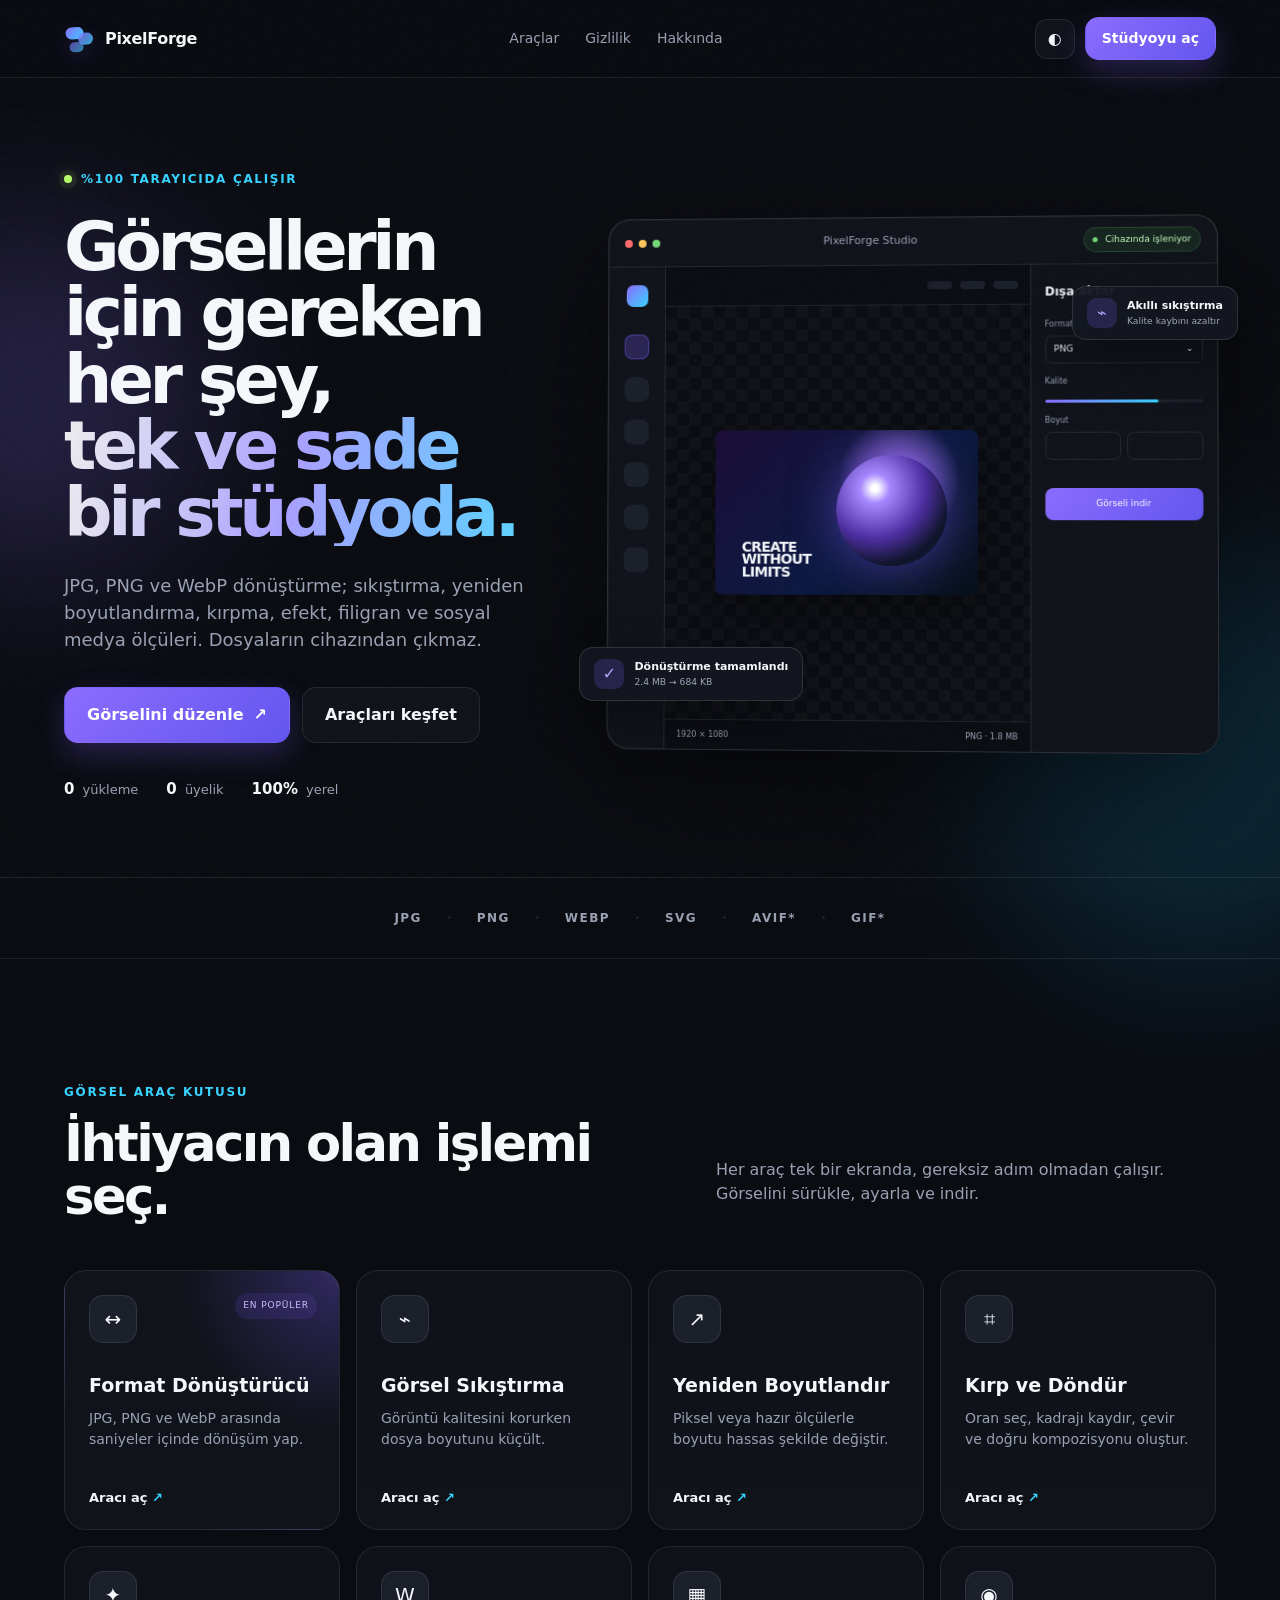
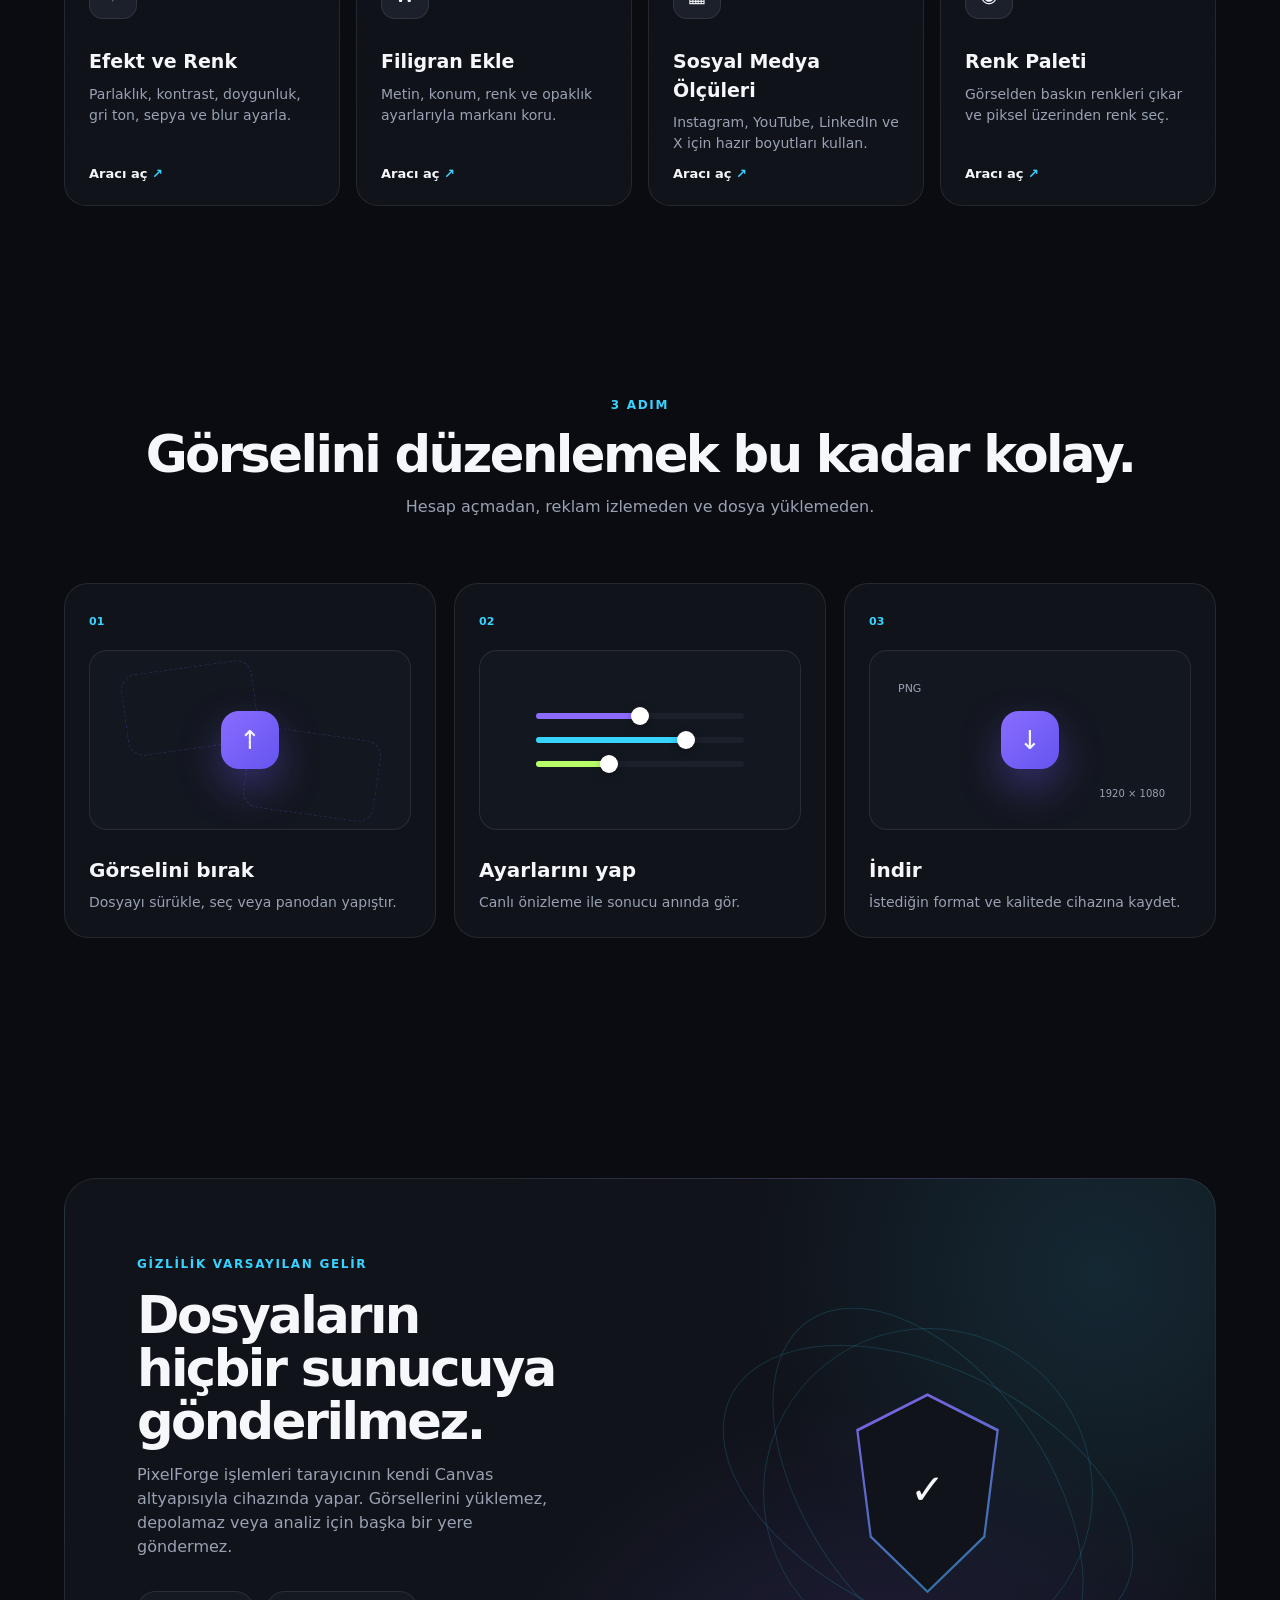
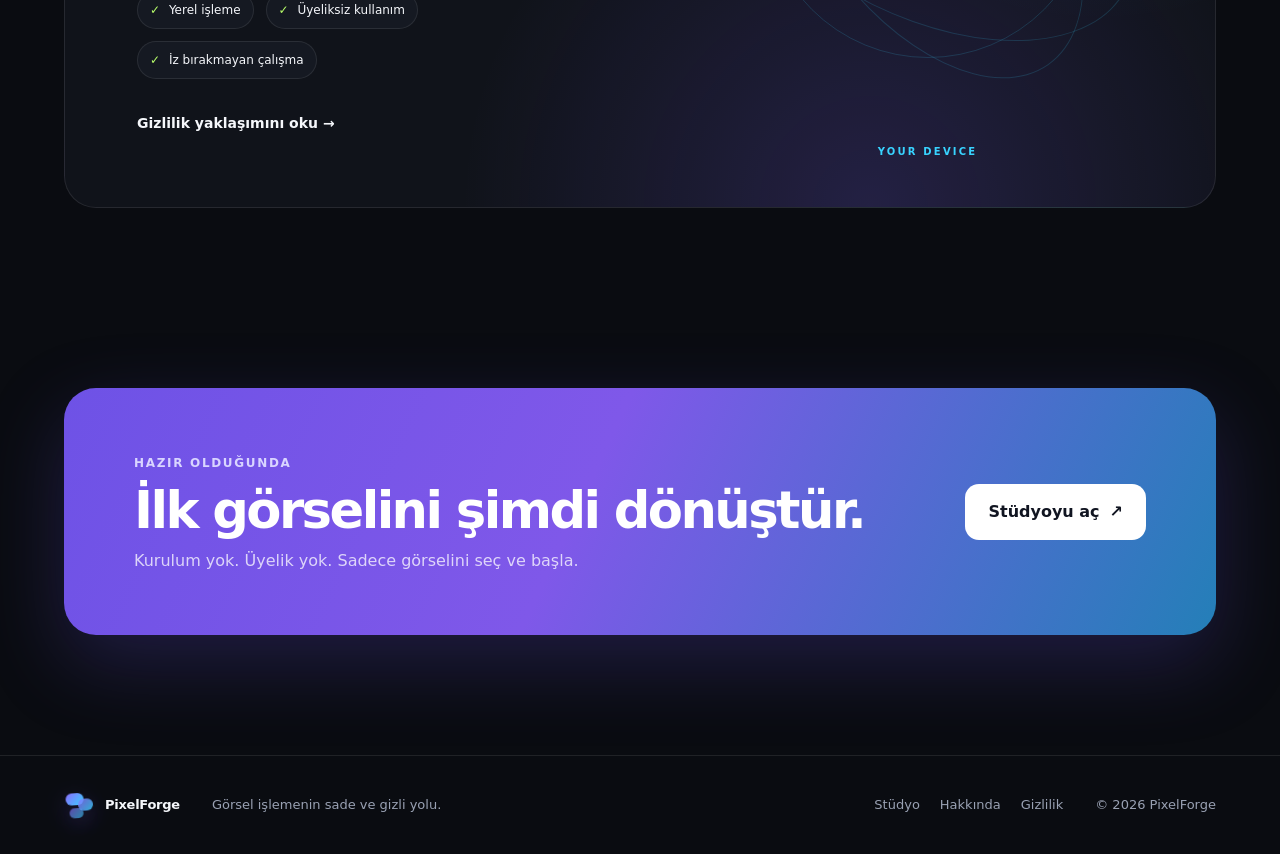
<file: index.html>
<!doctype html>
<html lang="tr" data-theme="dark">
<head>
  <meta charset="utf-8">
  <meta name="viewport" content="width=device-width,initial-scale=1">
  <meta name="description" content="Görsellerinizi cihazınızdan çıkarmadan dönüştürün, sıkıştırın ve düzenleyin.">
  <meta name="theme-color" content="#0b0d12">
  <title>PixelForge — Hızlı ve Güvenli Görsel Araçları</title>
  <link rel="icon" href="favicon.svg" type="image/svg+xml">
  <link rel="manifest" href="manifest.webmanifest">
  <link rel="stylesheet" href="assets/css/main.css">
</head>
<body>
  <div class="noise" aria-hidden="true"></div>
  <header class="site-header">
    <a class="brand" href="index.html" aria-label="PixelForge ana sayfa">
      <span class="brand-mark" aria-hidden="true"><i></i><i></i><i></i></span>
      <span>PixelForge</span>
    </a>
    <nav class="nav-links" aria-label="Ana menü">
      <a href="#tools">Araçlar</a>
      <a href="#privacy">Gizlilik</a>
      <a href="about.html">Hakkında</a>
    </nav>
    <div class="header-actions">
      <button class="theme-toggle" type="button" aria-label="Temayı değiştir" data-theme-toggle>
        <span class="theme-icon" aria-hidden="true">◐</span>
      </button>
      <a class="button button-primary button-sm" href="studio.html">Stüdyoyu aç</a>
    </div>
  </header>

  <main>
    <section class="hero">
      <div class="hero-glow hero-glow-one"></div>
      <div class="hero-glow hero-glow-two"></div>
      <div class="hero-copy">
        <div class="eyebrow"><span class="pulse-dot"></span> %100 tarayıcıda çalışır</div>
        <h1>Görsellerin için gereken her şey, <span>tek ve sade bir stüdyoda.</span></h1>
        <p>JPG, PNG ve WebP dönüştürme; sıkıştırma, yeniden boyutlandırma, kırpma, efekt, filigran ve sosyal medya ölçüleri. Dosyaların cihazından çıkmaz.</p>
        <div class="hero-actions">
          <a class="button button-primary button-lg" href="studio.html">
            Görselini düzenle
            <span aria-hidden="true">↗</span>
          </a>
          <a class="button button-ghost button-lg" href="#tools">Araçları keşfet</a>
        </div>
        <div class="trust-row" aria-label="Avantajlar">
          <span><b>0</b> yükleme</span>
          <span><b>0</b> üyelik</span>
          <span><b>100%</b> yerel</span>
        </div>
      </div>

      <div class="hero-app" aria-label="PixelForge arayüz önizlemesi">
        <div class="app-window">
          <div class="window-bar">
            <span class="window-dots"><i></i><i></i><i></i></span>
            <span class="window-title">PixelForge Studio</span>
            <span class="privacy-pill"><i></i> Cihazında işleniyor</span>
          </div>
          <div class="app-grid">
            <aside class="mini-sidebar">
              <span class="mini-brand"></span>
              <i class="active"></i><i></i><i></i><i></i><i></i><i></i>
            </aside>
            <div class="mini-stage">
              <div class="mini-toolbar"><span></span><span></span><span></span></div>
              <div class="mini-canvas">
                <div class="mini-image">
                  <div class="mini-orb"></div>
                  <strong>CREATE<br>WITHOUT<br>LIMITS</strong>
                </div>
              </div>
              <div class="mini-bottom"><span>1920 × 1080</span><span>PNG · 1.8 MB</span></div>
            </div>
            <aside class="mini-panel">
              <b>Dışa aktar</b>
              <label>Format</label><div class="mini-select">PNG <span>⌄</span></div>
              <label>Kalite</label><div class="mini-range"><i></i></div>
              <label>Boyut</label><div class="mini-inputs"><i></i><i></i></div>
              <button>Görseli indir</button>
            </aside>
          </div>
        </div>
        <div class="floating-card floating-card-top">
          <span class="floating-icon">⌁</span>
          <span><b>Akıllı sıkıştırma</b><small>Kalite kaybını azaltır</small></span>
        </div>
        <div class="floating-card floating-card-bottom">
          <span class="floating-icon">✓</span>
          <span><b>Dönüştürme tamamlandı</b><small>2.4 MB → 684 KB</small></span>
        </div>
      </div>
    </section>

    <section class="logo-strip" aria-label="Desteklenen formatlar">
      <span>JPG</span><i></i><span>PNG</span><i></i><span>WEBP</span><i></i><span>SVG</span><i></i><span>AVIF*</span><i></i><span>GIF*</span>
    </section>

    <section class="section tools-section" id="tools">
      <div class="section-heading">
        <div>
          <span class="section-kicker">Görsel araç kutusu</span>
          <h2>İhtiyacın olan işlemi seç.</h2>
        </div>
        <p>Her araç tek bir ekranda, gereksiz adım olmadan çalışır. Görselini sürükle, ayarla ve indir.</p>
      </div>
      <div class="tool-grid">
        <a class="tool-card featured" href="studio.html?tool=convert">
          <span class="tool-icon icon-convert">↔</span>
          <span class="tool-tag">En popüler</span>
          <h3>Format Dönüştürücü</h3>
          <p>JPG, PNG ve WebP arasında saniyeler içinde dönüşüm yap.</p>
          <span class="tool-link">Aracı aç <b>↗</b></span>
        </a>
        <a class="tool-card" href="studio.html?tool=compress">
          <span class="tool-icon">⌁</span>
          <h3>Görsel Sıkıştırma</h3>
          <p>Görüntü kalitesini korurken dosya boyutunu küçült.</p>
          <span class="tool-link">Aracı aç <b>↗</b></span>
        </a>
        <a class="tool-card" href="studio.html?tool=resize">
          <span class="tool-icon">↗</span>
          <h3>Yeniden Boyutlandır</h3>
          <p>Piksel veya hazır ölçülerle boyutu hassas şekilde değiştir.</p>
          <span class="tool-link">Aracı aç <b>↗</b></span>
        </a>
        <a class="tool-card" href="studio.html?tool=crop">
          <span class="tool-icon">⌗</span>
          <h3>Kırp ve Döndür</h3>
          <p>Oran seç, kadrajı kaydır, çevir ve doğru kompozisyonu oluştur.</p>
          <span class="tool-link">Aracı aç <b>↗</b></span>
        </a>
        <a class="tool-card" href="studio.html?tool=effects">
          <span class="tool-icon">✦</span>
          <h3>Efekt ve Renk</h3>
          <p>Parlaklık, kontrast, doygunluk, gri ton, sepya ve blur ayarla.</p>
          <span class="tool-link">Aracı aç <b>↗</b></span>
        </a>
        <a class="tool-card" href="studio.html?tool=watermark">
          <span class="tool-icon">W</span>
          <h3>Filigran Ekle</h3>
          <p>Metin, konum, renk ve opaklık ayarlarıyla markanı koru.</p>
          <span class="tool-link">Aracı aç <b>↗</b></span>
        </a>
        <a class="tool-card" href="studio.html?tool=social">
          <span class="tool-icon">▦</span>
          <h3>Sosyal Medya Ölçüleri</h3>
          <p>Instagram, YouTube, LinkedIn ve X için hazır boyutları kullan.</p>
          <span class="tool-link">Aracı aç <b>↗</b></span>
        </a>
        <a class="tool-card" href="studio.html?tool=palette">
          <span class="tool-icon">◉</span>
          <h3>Renk Paleti</h3>
          <p>Görselden baskın renkleri çıkar ve piksel üzerinden renk seç.</p>
          <span class="tool-link">Aracı aç <b>↗</b></span>
        </a>
      </div>
    </section>

    <section class="section workflow-section">
      <div class="section-heading centered">
        <span class="section-kicker">3 adım</span>
        <h2>Görselini düzenlemek bu kadar kolay.</h2>
        <p>Hesap açmadan, reklam izlemeden ve dosya yüklemeden.</p>
      </div>
      <div class="workflow-grid">
        <article><span>01</span><div class="workflow-visual upload-visual"><i>↑</i></div><h3>Görselini bırak</h3><p>Dosyayı sürükle, seç veya panodan yapıştır.</p></article>
        <article><span>02</span><div class="workflow-visual adjust-visual"><i></i><i></i><i></i></div><h3>Ayarlarını yap</h3><p>Canlı önizleme ile sonucu anında gör.</p></article>
        <article><span>03</span><div class="workflow-visual export-visual"><i>↓</i></div><h3>İndir</h3><p>İstediğin format ve kalitede cihazına kaydet.</p></article>
      </div>
    </section>

    <section class="section privacy-section" id="privacy">
      <div class="privacy-card">
        <div class="privacy-copy">
          <span class="section-kicker">Gizlilik varsayılan gelir</span>
          <h2>Dosyaların hiçbir sunucuya gönderilmez.</h2>
          <p>PixelForge işlemleri tarayıcının kendi Canvas altyapısıyla cihazında yapar. Görsellerini yüklemez, depolamaz veya analiz için başka bir yere göndermez.</p>
          <div class="privacy-points">
            <span><i>✓</i> Yerel işleme</span>
            <span><i>✓</i> Üyeliksiz kullanım</span>
            <span><i>✓</i> İz bırakmayan çalışma</span>
          </div>
          <a class="text-link" href="privacy.html">Gizlilik yaklaşımını oku →</a>
        </div>
        <div class="privacy-visual" aria-hidden="true">
          <div class="shield"><span>✓</span></div>
          <div class="data-line line-one"></div>
          <div class="data-line line-two"></div>
          <div class="data-line line-three"></div>
          <span class="device-label">YOUR DEVICE</span>
        </div>
      </div>
    </section>

    <section class="section cta-section">
      <div class="cta-card">
        <div><span class="section-kicker">Hazır olduğunda</span><h2>İlk görselini şimdi dönüştür.</h2><p>Kurulum yok. Üyelik yok. Sadece görselini seç ve başla.</p></div>
        <a class="button button-light button-lg" href="studio.html">Stüdyoyu aç <span>↗</span></a>
      </div>
    </section>
  </main>

  <footer class="site-footer">
    <a class="brand" href="index.html"><span class="brand-mark"><i></i><i></i><i></i></span><span>PixelForge</span></a>
    <p>Görsel işlemenin sade ve gizli yolu.</p>
    <nav><a href="studio.html">Stüdyo</a><a href="about.html">Hakkında</a><a href="privacy.html">Gizlilik</a></nav>
    <span>© <span data-year></span> PixelForge</span>
  </footer>
  <script src="assets/js/main.bundle.js" defer></script>
</body>
</html>
</file>
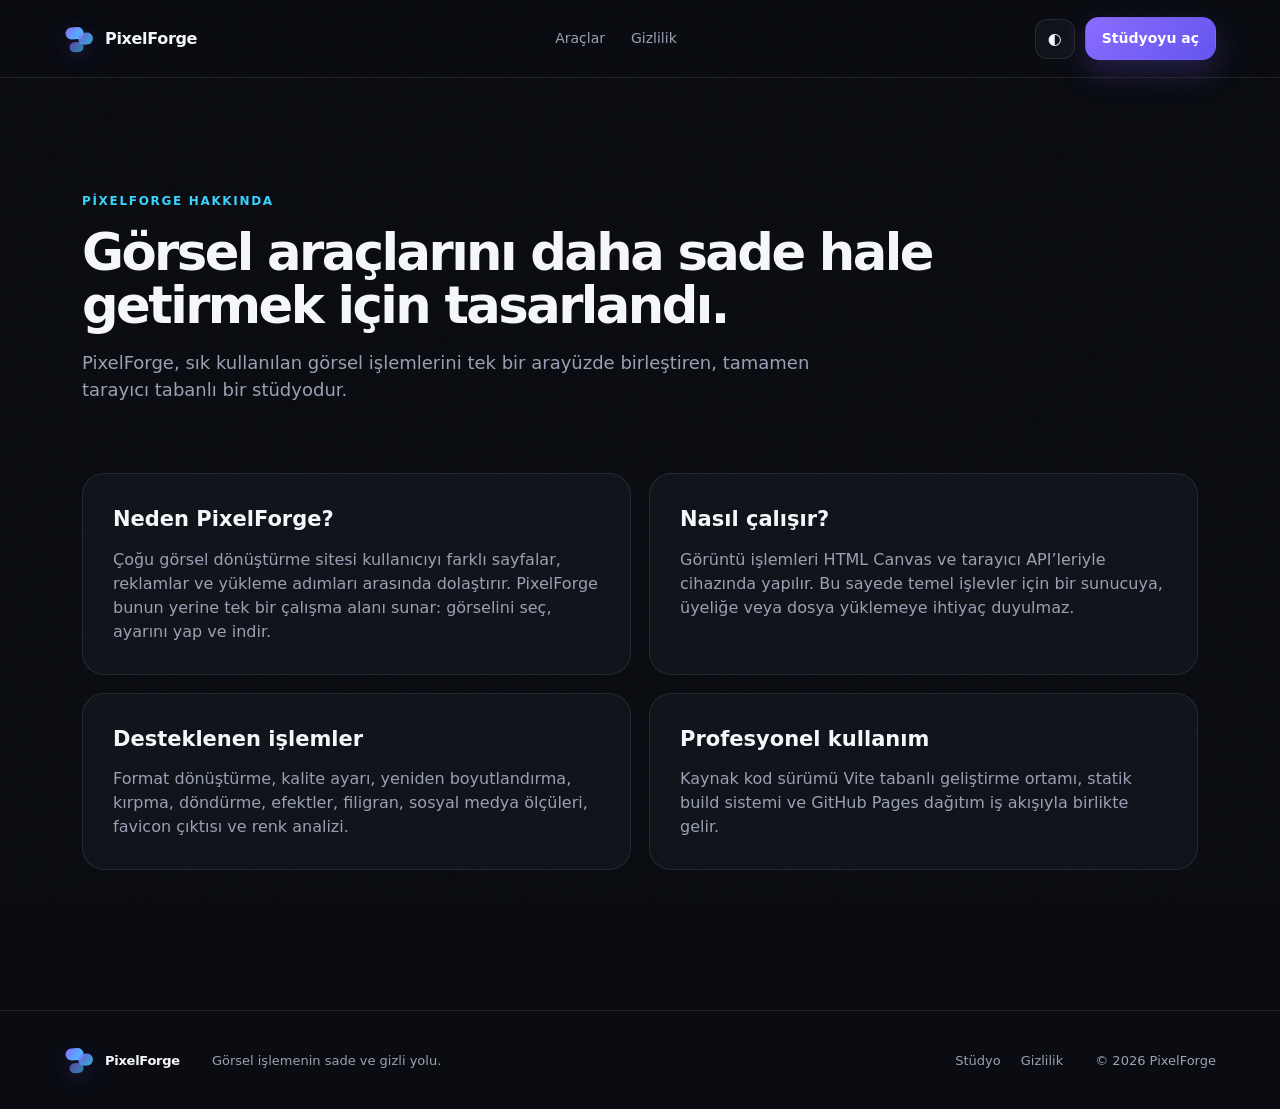
<file: about.html>
<!doctype html><html lang="tr" data-theme="dark"><head><meta charset="utf-8"><meta name="viewport" content="width=device-width,initial-scale=1"><meta name="description" content="PixelForge hakkında."><title>Hakkında — PixelForge</title><link rel="icon" href="favicon.svg" type="image/svg+xml"><link rel="stylesheet" href="assets/css/main.css"></head><body><div class="noise"></div><header class="site-header"><a class="brand" href="index.html"><span class="brand-mark"><i></i><i></i><i></i></span><span>PixelForge</span></a><nav class="nav-links"><a href="index.html#tools">Araçlar</a><a href="privacy.html">Gizlilik</a></nav><div class="header-actions"><button class="theme-toggle" type="button" data-theme-toggle>◐</button><a class="button button-primary button-sm" href="studio.html">Stüdyoyu aç</a></div></header><main class="content-page"><div class="content-hero"><span class="section-kicker">PixelForge hakkında</span><h1>Görsel araçlarını daha sade hale getirmek için tasarlandı.</h1><p>PixelForge, sık kullanılan görsel işlemlerini tek bir arayüzde birleştiren, tamamen tarayıcı tabanlı bir stüdyodur.</p></div><div class="content-grid"><article><h2>Neden PixelForge?</h2><p>Çoğu görsel dönüştürme sitesi kullanıcıyı farklı sayfalar, reklamlar ve yükleme adımları arasında dolaştırır. PixelForge bunun yerine tek bir çalışma alanı sunar: görselini seç, ayarını yap ve indir.</p></article><article><h2>Nasıl çalışır?</h2><p>Görüntü işlemleri HTML Canvas ve tarayıcı API’leriyle cihazında yapılır. Bu sayede temel işlevler için bir sunucuya, üyeliğe veya dosya yüklemeye ihtiyaç duyulmaz.</p></article><article><h2>Desteklenen işlemler</h2><p>Format dönüştürme, kalite ayarı, yeniden boyutlandırma, kırpma, döndürme, efektler, filigran, sosyal medya ölçüleri, favicon çıktısı ve renk analizi.</p></article><article><h2>Profesyonel kullanım</h2><p>Kaynak kod sürümü Vite tabanlı geliştirme ortamı, statik build sistemi ve GitHub Pages dağıtım iş akışıyla birlikte gelir.</p></article></div></main><footer class="site-footer"><a class="brand" href="index.html"><span class="brand-mark"><i></i><i></i><i></i></span><span>PixelForge</span></a><p>Görsel işlemenin sade ve gizli yolu.</p><nav><a href="studio.html">Stüdyo</a><a href="privacy.html">Gizlilik</a></nav><span>© <span data-year></span> PixelForge</span></footer><script src="assets/js/main.bundle.js" defer></script></body></html>
</file>
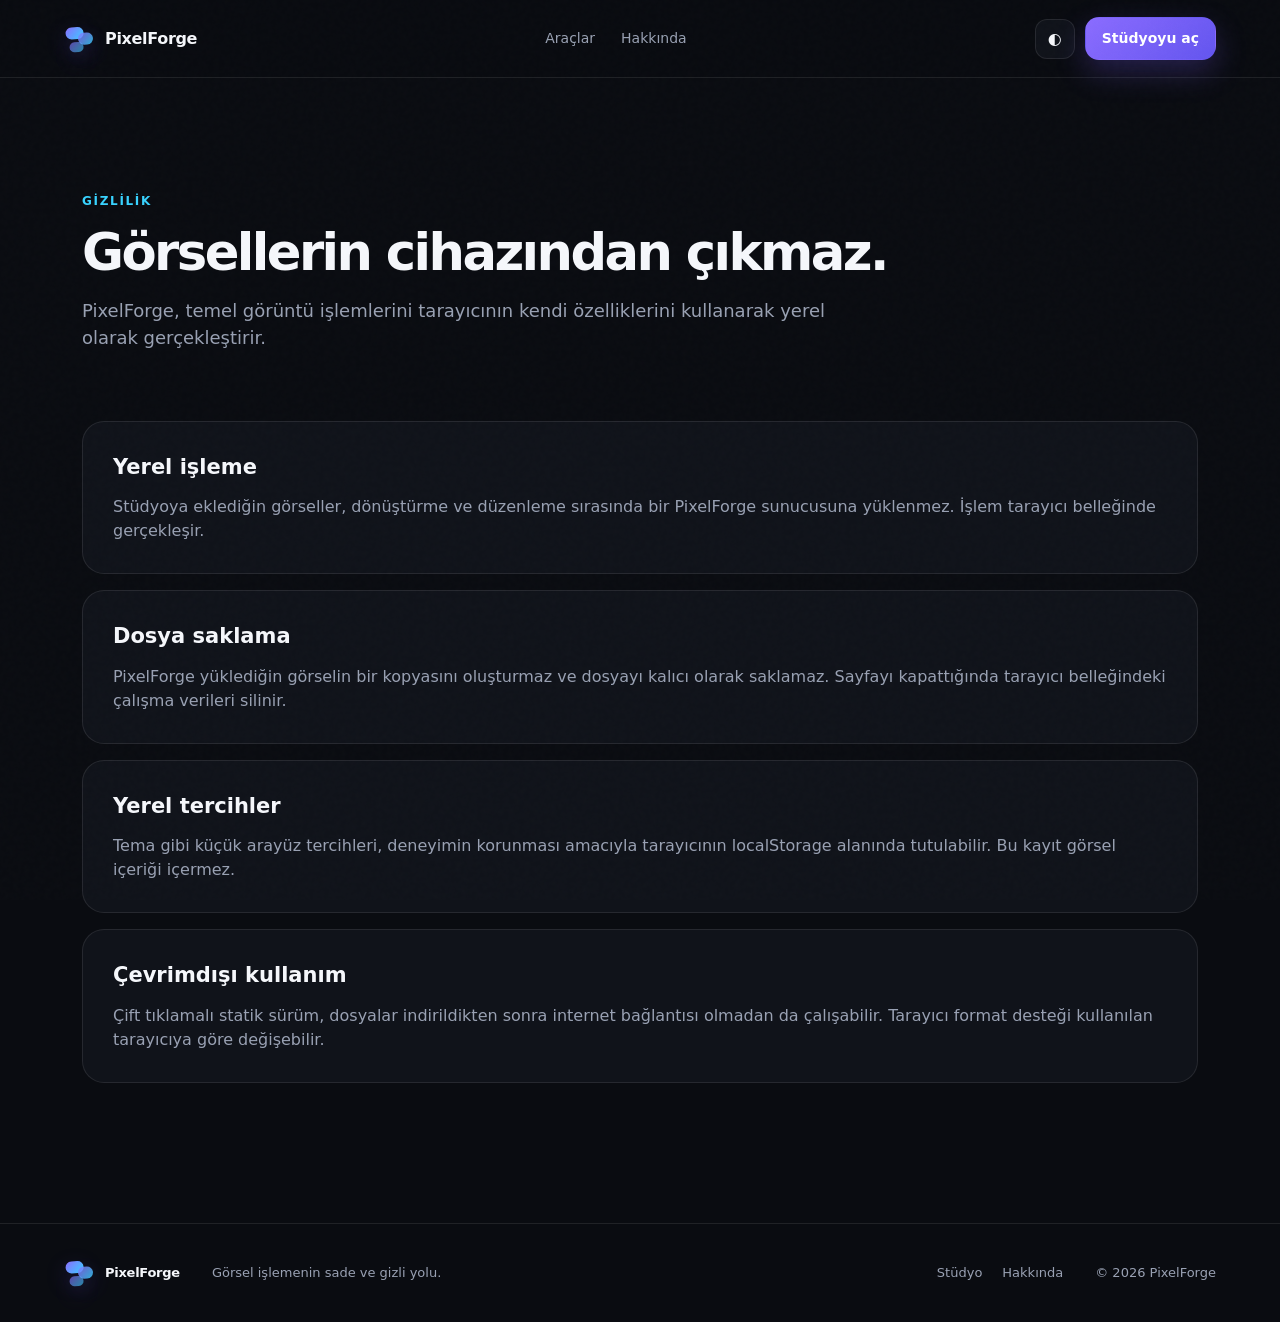
<file: privacy.html>
<!doctype html><html lang="tr" data-theme="dark"><head><meta charset="utf-8"><meta name="viewport" content="width=device-width,initial-scale=1"><meta name="description" content="PixelForge gizlilik yaklaşımı."><title>Gizlilik — PixelForge</title><link rel="icon" href="favicon.svg" type="image/svg+xml"><link rel="stylesheet" href="assets/css/main.css"></head><body><div class="noise"></div><header class="site-header"><a class="brand" href="index.html"><span class="brand-mark"><i></i><i></i><i></i></span><span>PixelForge</span></a><nav class="nav-links"><a href="index.html#tools">Araçlar</a><a href="about.html">Hakkında</a></nav><div class="header-actions"><button class="theme-toggle" type="button" data-theme-toggle>◐</button><a class="button button-primary button-sm" href="studio.html">Stüdyoyu aç</a></div></header><main class="content-page"><div class="content-hero"><span class="section-kicker">Gizlilik</span><h1>Görsellerin cihazından çıkmaz.</h1><p>PixelForge, temel görüntü işlemlerini tarayıcının kendi özelliklerini kullanarak yerel olarak gerçekleştirir.</p></div><div class="privacy-document"><section><h2>Yerel işleme</h2><p>Stüdyoya eklediğin görseller, dönüştürme ve düzenleme sırasında bir PixelForge sunucusuna yüklenmez. İşlem tarayıcı belleğinde gerçekleşir.</p></section><section><h2>Dosya saklama</h2><p>PixelForge yüklediğin görselin bir kopyasını oluşturmaz ve dosyayı kalıcı olarak saklamaz. Sayfayı kapattığında tarayıcı belleğindeki çalışma verileri silinir.</p></section><section><h2>Yerel tercihler</h2><p>Tema gibi küçük arayüz tercihleri, deneyimin korunması amacıyla tarayıcının localStorage alanında tutulabilir. Bu kayıt görsel içeriği içermez.</p></section><section><h2>Çevrimdışı kullanım</h2><p>Çift tıklamalı statik sürüm, dosyalar indirildikten sonra internet bağlantısı olmadan da çalışabilir. Tarayıcı format desteği kullanılan tarayıcıya göre değişebilir.</p></section></div></main><footer class="site-footer"><a class="brand" href="index.html"><span class="brand-mark"><i></i><i></i><i></i></span><span>PixelForge</span></a><p>Görsel işlemenin sade ve gizli yolu.</p><nav><a href="studio.html">Stüdyo</a><a href="about.html">Hakkında</a></nav><span>© <span data-year></span> PixelForge</span></footer><script src="assets/js/main.bundle.js" defer></script></body></html>
</file>
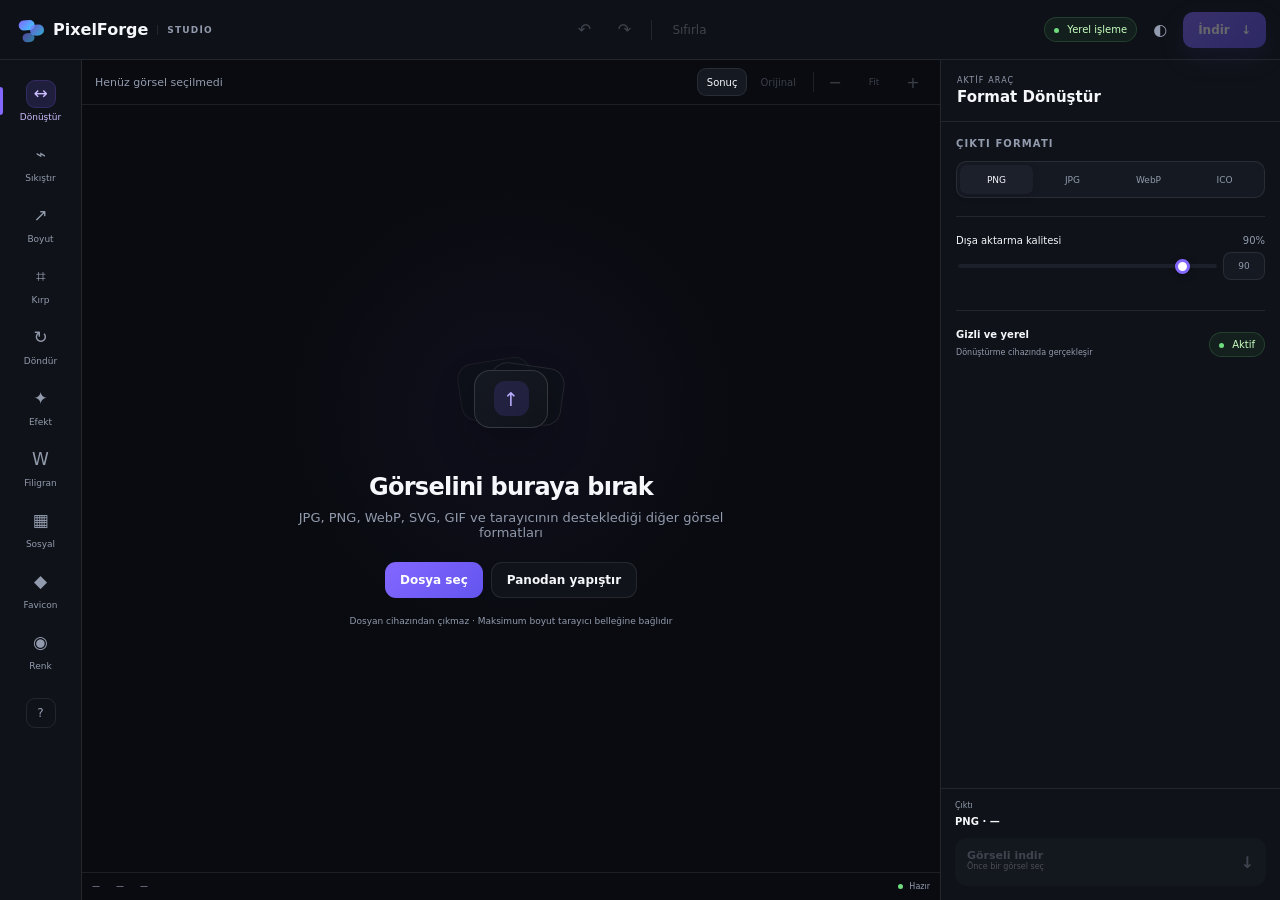
<file: studio.html>
<!doctype html>
<html lang="tr" data-theme="dark">
<head>
  <meta charset="utf-8">
  <meta name="viewport" content="width=device-width,initial-scale=1,maximum-scale=1">
  <meta name="description" content="Tarayıcı tabanlı yerel görsel dönüştürme ve düzenleme stüdyosu.">
  <meta name="theme-color" content="#0b0d12">
  <title>PixelForge Studio</title>
  <link rel="icon" href="favicon.svg" type="image/svg+xml">
  <link rel="stylesheet" href="assets/css/studio.css">
</head>
<body class="studio-body">
  <div class="studio-shell">
    <header class="studio-topbar">
      <a class="studio-brand" href="index.html" aria-label="Ana sayfaya dön">
        <span class="brand-mark"><i></i><i></i><i></i></span>
        <span>PixelForge</span>
        <small>Studio</small>
      </a>
      <div class="topbar-center">
        <button class="icon-button" id="undoButton" type="button" title="Geri al (Ctrl+Z)" disabled>↶</button>
        <button class="icon-button" id="redoButton" type="button" title="Yinele (Ctrl+Y)" disabled>↷</button>
        <span class="toolbar-separator"></span>
        <button class="text-button" id="resetButton" type="button" disabled>Sıfırla</button>
      </div>
      <div class="topbar-actions">
        <span class="local-badge"><i></i> Yerel işleme</span>
        <button class="icon-button" data-theme-toggle type="button" aria-label="Temayı değiştir">◐</button>
        <button class="export-top-button" id="exportTopButton" type="button" disabled>İndir <span>↓</span></button>
      </div>
    </header>

    <aside class="tool-sidebar" aria-label="Araçlar">
      <div class="tool-sidebar-scroll">
        <button class="tool-nav active" data-tool="convert" type="button"><span>↔</span><small>Dönüştür</small></button>
        <button class="tool-nav" data-tool="compress" type="button"><span>⌁</span><small>Sıkıştır</small></button>
        <button class="tool-nav" data-tool="resize" type="button"><span>↗</span><small>Boyut</small></button>
        <button class="tool-nav" data-tool="crop" type="button"><span>⌗</span><small>Kırp</small></button>
        <button class="tool-nav" data-tool="rotate" type="button"><span>↻</span><small>Döndür</small></button>
        <button class="tool-nav" data-tool="effects" type="button"><span>✦</span><small>Efekt</small></button>
        <button class="tool-nav" data-tool="watermark" type="button"><span>W</span><small>Filigran</small></button>
        <button class="tool-nav" data-tool="social" type="button"><span>▦</span><small>Sosyal</small></button>
        <button class="tool-nav" data-tool="favicon" type="button"><span>◆</span><small>Favicon</small></button>
        <button class="tool-nav" data-tool="palette" type="button"><span>◉</span><small>Renk</small></button>
      </div>
      <a class="sidebar-help" href="about.html" title="Yardım">?</a>
    </aside>

    <main class="workspace">
      <div class="workspace-toolbar">
        <div class="file-meta" id="fileMeta">
          <span class="file-meta-empty">Henüz görsel seçilmedi</span>
        </div>
        <div class="view-actions">
          <button class="view-button active" id="afterView" type="button">Sonuç</button>
          <button class="view-button" id="beforeView" type="button" disabled>Orijinal</button>
          <span class="toolbar-separator"></span>
          <button class="icon-button compact" id="zoomOut" type="button" disabled>−</button>
          <button class="zoom-value" id="zoomValue" type="button" disabled>Fit</button>
          <button class="icon-button compact" id="zoomIn" type="button" disabled>+</button>
        </div>
      </div>

      <section class="canvas-area" id="canvasArea">
        <div class="empty-state" id="emptyState">
          <div class="drop-visual">
            <div class="drop-layer layer-back"></div>
            <div class="drop-layer layer-mid"></div>
            <div class="drop-layer layer-front"><span>↑</span></div>
          </div>
          <h1>Görselini buraya bırak</h1>
          <p>JPG, PNG, WebP, SVG, GIF ve tarayıcının desteklediği diğer görsel formatları</p>
          <div class="empty-actions">
            <button class="primary-action" id="browseButton" type="button">Dosya seç</button>
            <button class="secondary-action" id="pasteButton" type="button">Panodan yapıştır</button>
          </div>
          <small>Dosyan cihazından çıkmaz · Maksimum boyut tarayıcı belleğine bağlıdır</small>
        </div>

        <div class="preview-stage hidden" id="previewStage">
          <div class="canvas-checker" id="canvasChecker">
            <canvas id="previewCanvas" aria-label="Görsel önizlemesi"></canvas>
            <div class="pixel-picker" id="pixelPicker" aria-hidden="true"></div>
          </div>
        </div>

        <div class="drop-overlay" id="dropOverlay">
          <div><span>＋</span><b>Görseli buraya bırak</b><small>Mevcut görsel değiştirilecek</small></div>
        </div>
      </section>

      <div class="workspace-status">
        <span id="statusDimensions">—</span>
        <span id="statusFormat">—</span>
        <span id="statusSize">—</span>
        <span class="status-spacer"></span>
        <span id="renderStatus"><i></i> Hazır</span>
      </div>
    </main>

    <aside class="settings-panel">
      <div class="settings-head">
        <div><span class="settings-kicker">Aktif araç</span><h2 id="panelTitle">Format Dönüştür</h2></div>
        <button class="icon-button compact mobile-close" id="mobileClosePanel" type="button">×</button>
      </div>
      <div class="settings-scroll" id="settingsContent"></div>
      <div class="export-dock" id="exportDock">
        <div class="export-summary">
          <div><span>Çıktı</span><b id="exportSummary">PNG · —</b></div>
          <span class="size-saving" id="sizeSaving"></span>
        </div>
        <button class="download-button" id="downloadButton" type="button" disabled>
          <span>Görseli indir</span><small id="downloadHint">Önce bir görsel seç</small>
          <b>↓</b>
        </button>
      </div>
    </aside>

    <button class="mobile-tools-button" id="mobileToolsButton" type="button">Araçlar <span>⌃</span></button>
  </div>
  <input id="fileInput" type="file" accept="image/*,.svg" hidden>
  <div class="toast-region" id="toastRegion" aria-live="polite"></div>
  <div class="modal-backdrop hidden" id="exportModal" role="dialog" aria-modal="true" aria-labelledby="exportModalTitle">
    <div class="export-modal-card">
      <button class="modal-close" id="closeExportModal" type="button">×</button>
      <span class="modal-kicker">Dışa aktar</span>
      <h2 id="exportModalTitle">Görselin hazır</h2>
      <div class="export-preview"><canvas id="exportPreviewCanvas"></canvas></div>
      <div class="export-modal-info">
        <div><span>Dosya adı</span><input id="exportFilename" type="text" value="pixelforge-output"></div>
        <div class="export-stats"><span id="modalDimensions">—</span><span id="modalFormat">—</span><span id="modalSize">—</span></div>
      </div>
      <button class="modal-download" id="confirmDownload" type="button">Cihazına indir <span>↓</span></button>
      <small class="modal-privacy">İndirme doğrudan tarayıcından gerçekleşir.</small>
    </div>
  </div>
  <script src="assets/js/studio.bundle.js" defer></script>
</body>
</html>
</file>
<file: assets/css/main.css>
:root{--bg:#0a0c11;--surface:#10131a;--surface-2:#151922;--surface-3:#1b202b;--line:rgba(255,255,255,.09);--text:#f5f7fb;--muted:#99a1b3;--accent:#8b6cff;--accent-2:#38d3ff;--lime:#b8ff6a;--shadow:0 24px 80px rgba(0,0,0,.38);--radius:24px;color-scheme:dark}html[data-theme=light]{--bg:#f5f6f8;--surface:#fff;--surface-2:#f0f2f6;--surface-3:#e7eaf0;--line:rgba(22,28,45,.1);--text:#111521;--muted:#657087;--shadow:0 24px 80px rgba(38,45,68,.12);color-scheme:light}*{box-sizing:border-box}html{scroll-behavior:smooth}body{margin:0;background:var(--bg);color:var(--text);font-family:Inter,ui-sans-serif,system-ui,-apple-system,BlinkMacSystemFont,Segoe UI,sans-serif;line-height:1.5;overflow-x:hidden}a{color:inherit;text-decoration:none}button,input,select{font:inherit}button{color:inherit}.noise{position:fixed;inset:0;pointer-events:none;opacity:.025;z-index:100;background-image:url("data:image/svg+xml,%3Csvg viewBox='0 0 180 180' xmlns='http://www.w3.org/2000/svg'%3E%3Cfilter id='n'%3E%3CfeTurbulence type='fractalNoise' baseFrequency='.95' numOctaves='4' stitchTiles='stitch'/%3E%3C/filter%3E%3Crect width='100%25' height='100%25' filter='url(%23n)' opacity='.7'/%3E%3C/svg%3E")}.site-header{height:78px;display:flex;align-items:center;justify-content:space-between;padding:0 clamp(24px,5vw,84px);border-bottom:1px solid var(--line);position:relative;z-index:20;background:color-mix(in srgb,var(--bg) 88%,transparent);backdrop-filter:blur(20px)}.brand{display:inline-flex;align-items:center;gap:11px;font-weight:760;letter-spacing:-.02em}.brand-mark{position:relative;width:30px;height:30px;display:inline-block;transform:rotate(-4deg)}.brand-mark i{position:absolute;display:block;border-radius:7px;background:linear-gradient(135deg,var(--accent),var(--accent-2));box-shadow:0 8px 22px #7c5cff40}.brand-mark i:nth-child(1){width:18px;height:12px;left:2px;top:3px}.brand-mark i:nth-child(2){width:15px;height:12px;right:1px;top:9px;opacity:.82}.brand-mark i:nth-child(3){width:14px;height:10px;left:5px;bottom:2px;opacity:.62}.brand-mark.large{width:52px;height:52px}.brand-mark.large i:nth-child(1){width:31px;height:20px}.brand-mark.large i:nth-child(2){width:27px;height:20px}.brand-mark.large i:nth-child(3){width:24px;height:17px}.nav-links,.header-actions{display:flex;align-items:center;gap:26px}.nav-links a{font-size:14px;color:var(--muted);transition:.2s}.nav-links a:hover{color:var(--text)}.header-actions{gap:10px}.theme-toggle{width:40px;height:40px;border-radius:12px;border:1px solid var(--line);background:var(--surface);cursor:pointer}.button{display:inline-flex;align-items:center;justify-content:center;gap:10px;border:1px solid transparent;border-radius:14px;font-weight:680;transition:transform .2s,box-shadow .2s,background .2s}.button:hover{transform:translateY(-2px)}.button-sm{padding:10px 16px;font-size:14px}.button-lg{padding:15px 22px}.button-primary{background:linear-gradient(135deg,var(--accent),#6355ef);color:#fff;box-shadow:0 12px 30px #7c5cff40}.button-ghost{background:var(--surface);border-color:var(--line)}.button-light{background:#fff;color:#111521}.hero{min-height:720px;padding:88px clamp(24px,5vw,84px) 76px;display:grid;grid-template-columns:minmax(0,.88fr) minmax(560px,1.12fr);align-items:center;gap:60px;position:relative;max-width:1600px;margin:auto}.hero-copy{position:relative;z-index:3}.eyebrow,.section-kicker{display:inline-flex;align-items:center;gap:9px;color:var(--accent-2);font-size:12px;font-weight:800;text-transform:uppercase;letter-spacing:.14em}.pulse-dot{width:8px;height:8px;background:var(--lime);border-radius:50%;box-shadow:0 0 0 5px #b8ff6a14,0 0 20px #b8ff6a73}.hero h1{font-size:clamp(48px,5.3vw,82px);line-height:.98;letter-spacing:-.065em;margin:24px 0 26px;max-width:780px}.hero h1 span{display:block;background:linear-gradient(100deg,#eee,#a9a0ff 48%,#55d8ff);background-clip:text;color:transparent}html[data-theme=light] .hero h1 span{background:linear-gradient(100deg,#2e2b57,#6655e8 55%,#0787bd);background-clip:text}.hero-copy>p{font-size:18px;color:var(--muted);max-width:670px;margin:0}.hero-actions{display:flex;gap:12px;margin-top:34px}.trust-row{display:flex;gap:28px;margin-top:35px;color:var(--muted);font-size:13px}.trust-row b{color:var(--text);font-size:15px;margin-right:4px}.hero-glow{position:absolute;filter:blur(80px);border-radius:50%;pointer-events:none;opacity:.2}.hero-glow-one{width:360px;height:360px;background:var(--accent);left:-150px;top:140px}.hero-glow-two{width:420px;height:420px;background:#0e8cbf;right:-130px;bottom:-100px}.hero-app{position:relative;z-index:2;perspective:1600px}.app-window{height:535px;background:#10131a;border:1px solid rgba(255,255,255,.12);border-radius:22px;overflow:hidden;box-shadow:0 40px 120px #0000007a,0 0 0 1px #ffffff08 inset;transform:rotateY(-3deg) rotateX(1deg)}html[data-theme=light] .app-window{background:#f7f8fb;box-shadow:var(--shadow)}.window-bar{height:48px;border-bottom:1px solid var(--line);display:flex;align-items:center;padding:0 16px;gap:12px}.window-dots{display:flex;gap:6px}.window-dots i{width:8px;height:8px;border-radius:50%;background:#3d4351}.window-dots i:first-child{background:#ff6d6d}.window-dots i:nth-child(2){background:#ffc75b}.window-dots i:nth-child(3){background:#74d979}.window-title{font-size:11px;color:var(--muted);flex:1;text-align:center}.privacy-pill{font-size:9px;color:#c9ffc0;background:#50be5c1a;border:1px solid rgba(100,220,110,.18);padding:5px 8px;border-radius:999px}.privacy-pill i{display:inline-block;width:5px;height:5px;border-radius:50%;background:#74d979;margin-right:5px}.app-grid{display:grid;grid-template-columns:58px 1fr 185px;height:calc(100% - 48px)}.mini-sidebar{border-right:1px solid var(--line);display:flex;flex-direction:column;align-items:center;gap:18px;padding-top:18px}.mini-brand{width:22px;height:22px;border-radius:7px;background:linear-gradient(135deg,var(--accent),var(--accent-2));margin-bottom:10px}.mini-sidebar i{width:25px;height:25px;border-radius:8px;background:var(--surface-3)}.mini-sidebar i.active{background:#7c5cff40;box-shadow:inset 0 0 0 1px #7c5cff66}.mini-stage{display:flex;flex-direction:column;background:color-mix(in srgb,var(--bg) 82%,#10131a)}.mini-toolbar{height:40px;border-bottom:1px solid var(--line);display:flex;justify-content:flex-end;align-items:center;gap:8px;padding:0 12px}.mini-toolbar span{width:25px;height:8px;border-radius:4px;background:var(--surface-3)}.mini-canvas{flex:1;display:flex;align-items:center;justify-content:center;background-image:linear-gradient(45deg,rgba(255,255,255,.025) 25%,transparent 25%),linear-gradient(-45deg,rgba(255,255,255,.025) 25%,transparent 25%),linear-gradient(45deg,transparent 75%,rgba(255,255,255,.025) 75%),linear-gradient(-45deg,transparent 75%,rgba(255,255,255,.025) 75%);background-size:24px 24px;background-position:0 0,0 12px,12px -12px,-12px 0}.mini-image{width:72%;aspect-ratio:16/10;border-radius:7px;position:relative;overflow:hidden;background:radial-gradient(circle at 70% 30%,#b17cff 0,transparent 28%),linear-gradient(135deg,#1b0d37,#0c1940 58%,#071018);box-shadow:0 18px 44px #0006}.mini-image strong{position:absolute;left:10%;bottom:10%;font-size:clamp(10px,1.1vw,18px);line-height:.9;letter-spacing:-.05em}.mini-orb{position:absolute;width:42%;aspect-ratio:1;border-radius:50%;right:12%;top:15%;background:radial-gradient(circle at 35% 30%,#fff 0 3%,#a789ff 14%,#4b2d9f 48%,#10152c 72%);box-shadow:0 0 50px #7c5cff80}.mini-bottom{height:30px;border-top:1px solid var(--line);display:flex;align-items:center;justify-content:space-between;padding:0 12px;color:var(--muted);font-size:8px}.mini-panel{border-left:1px solid var(--line);padding:18px 14px;background:var(--surface)}.mini-panel b{font-size:12px;display:block;margin-bottom:18px}.mini-panel label{font-size:8px;color:var(--muted);display:block;margin:12px 0 5px}.mini-select{height:28px;border-radius:7px;border:1px solid var(--line);padding:6px 8px;font-size:9px;display:flex;justify-content:space-between}.mini-range{height:3px;background:var(--surface-3);border-radius:5px;margin-top:12px}.mini-range i{display:block;width:72%;height:100%;background:linear-gradient(90deg,var(--accent),var(--accent-2));border-radius:inherit}.mini-inputs{display:flex;gap:6px}.mini-inputs i{display:block;height:28px;flex:1;border:1px solid var(--line);border-radius:7px}.mini-panel button{width:100%;border:0;border-radius:8px;background:linear-gradient(135deg,var(--accent),#6355ef);padding:9px;color:#fff;font-size:9px;margin-top:28px}.floating-card{position:absolute;display:flex;gap:10px;align-items:center;background:#131720e6;backdrop-filter:blur(16px);border:1px solid rgba(255,255,255,.12);border-radius:14px;padding:11px 14px;box-shadow:0 20px 50px #00000059;font-size:11px}.floating-card span:last-child{display:flex;flex-direction:column}.floating-card small{color:#9ca5b8}.floating-card-top{right:-22px;top:70px}.floating-card-bottom{left:-25px;bottom:50px}.floating-icon{width:30px;height:30px;display:grid;place-items:center;border-radius:9px;background:#7c5cff33;color:#b7a8ff;font-size:16px}.logo-strip{max-width:1400px;margin:0 auto;border-top:1px solid var(--line);border-bottom:1px solid var(--line);height:82px;display:flex;align-items:center;justify-content:center;gap:26px;color:var(--muted);font-weight:800;letter-spacing:.12em;font-size:12px}.logo-strip i{width:3px;height:3px;border-radius:50%;background:var(--line)}.section{max-width:1400px;margin:auto;padding:120px clamp(24px,5vw,72px)}.section-heading{display:flex;justify-content:space-between;align-items:flex-end;gap:40px;margin-bottom:48px}.section-heading h2,.privacy-copy h2,.cta-card h2,.content-hero h1{font-size:clamp(34px,4vw,58px);line-height:1.03;letter-spacing:-.05em;margin:14px 0 0}.section-heading>p{max-width:500px;color:var(--muted)}.section-heading.centered{display:flex;flex-direction:column;align-items:center;text-align:center;gap:0}.section-heading.centered p{margin-top:14px}.tool-grid{display:grid;grid-template-columns:repeat(4,1fr);gap:16px}.tool-card{min-height:260px;border:1px solid var(--line);background:linear-gradient(180deg,color-mix(in srgb,var(--surface) 92%,transparent),var(--surface));border-radius:22px;padding:24px;position:relative;overflow:hidden;transition:.25s}.tool-card:hover{transform:translateY(-6px);border-color:#8b6cff66;box-shadow:var(--shadow)}.tool-card.featured{background:radial-gradient(circle at 100% 0,rgba(124,92,255,.3),transparent 42%),var(--surface)}.tool-icon{width:48px;height:48px;border-radius:14px;display:grid;place-items:center;background:var(--surface-3);border:1px solid var(--line);font-size:20px}.tool-card h3{font-size:19px;margin:28px 0 8px}.tool-card p{color:var(--muted);font-size:14px;margin:0}.tool-link{position:absolute;left:24px;bottom:22px;font-size:13px;font-weight:700}.tool-link b{color:var(--accent-2)}.tool-tag{position:absolute;top:22px;right:22px;font-size:9px;text-transform:uppercase;letter-spacing:.1em;color:#cbbfff;background:#7c5cff1f;padding:6px 8px;border-radius:999px}.workflow-section{padding-top:70px}.workflow-grid{display:grid;grid-template-columns:repeat(3,1fr);gap:18px}.workflow-grid article{position:relative;border:1px solid var(--line);border-radius:24px;padding:24px;background:var(--surface)}.workflow-grid article>span{font-size:11px;color:var(--accent-2);font-weight:800}.workflow-visual{height:180px;margin:18px 0 25px;border-radius:18px;background:color-mix(in srgb,var(--surface-2) 82%,transparent);border:1px solid var(--line);display:grid;place-items:center;position:relative;overflow:hidden}.workflow-grid h3{font-size:20px;margin:0 0 7px}.workflow-grid p{margin:0;color:var(--muted);font-size:14px}.upload-visual i,.export-visual i{width:58px;height:58px;border-radius:18px;background:linear-gradient(135deg,var(--accent),#6355ef);display:grid;place-items:center;font-style:normal;font-size:26px;box-shadow:0 18px 40px #7c5cff59}.upload-visual:before,.upload-visual:after{content:"";position:absolute;width:130px;height:80px;border:1px dashed rgba(124,92,255,.22);border-radius:16px}.upload-visual:before{transform:translate(-60px,-32px) rotate(-8deg)}.upload-visual:after{transform:translate(62px,34px) rotate(8deg)}.adjust-visual{display:flex;flex-direction:column;align-items:center;justify-content:center;gap:18px}.adjust-visual i{display:block;width:65%;height:6px;border-radius:99px;background:linear-gradient(90deg,var(--accent) 0 50%,var(--surface-3) 50%);position:relative}.adjust-visual i:nth-child(2){background:linear-gradient(90deg,var(--accent-2) 0 72%,var(--surface-3) 72%)}.adjust-visual i:nth-child(3){background:linear-gradient(90deg,var(--lime) 0 35%,var(--surface-3) 35%)}.adjust-visual i:after{content:"";position:absolute;width:18px;height:18px;border-radius:50%;background:#fff;top:50%;transform:translate(-50%,-50%);left:50%;box-shadow:0 3px 10px #00000040}.adjust-visual i:nth-child(2):after{left:72%}.adjust-visual i:nth-child(3):after{left:35%}.export-visual:before{content:"PNG";position:absolute;left:28px;top:30px;font-size:11px;color:var(--muted)}.export-visual:after{content:"1920 \d7  1080";position:absolute;right:25px;bottom:28px;font-size:10px;color:var(--muted)}.privacy-card{border-radius:32px;min-height:520px;display:grid;grid-template-columns:1fr 1fr;overflow:hidden;border:1px solid var(--line);background:radial-gradient(circle at 90% 15%,rgba(56,211,255,.11),transparent 30%),radial-gradient(circle at 70% 100%,rgba(124,92,255,.18),transparent 40%),var(--surface)}.privacy-copy{padding:72px}.privacy-copy p{color:var(--muted);font-size:16px;max-width:620px}.privacy-points{display:flex;flex-wrap:wrap;gap:12px;margin:32px 0}.privacy-points span{border:1px solid var(--line);background:var(--surface-2);border-radius:999px;padding:9px 12px;font-size:12px}.privacy-points i{font-style:normal;color:var(--lime);margin-right:5px}.text-link{font-weight:700;font-size:14px}.privacy-visual{position:relative;display:grid;place-items:center;min-height:440px}.shield{width:170px;height:200px;clip-path:polygon(50% 0,92% 18%,84% 72%,50% 100%,16% 72%,8% 18%);background:linear-gradient(160deg,#8b6cffe6,#38d3ff75);padding:3px;filter:drop-shadow(0 30px 50px rgba(61,84,208,.34))}.shield:before{content:"";position:absolute;inset:3px;clip-path:inherit;background:#10131a}.shield span{position:absolute;z-index:1;left:50%;top:48%;transform:translate(-50%,-50%);font-size:42px}.data-line{position:absolute;border:1px solid rgba(56,211,255,.16);border-radius:50%}.line-one{width:330px;height:330px}.line-two{width:440px;height:250px;transform:rotate(26deg)}.line-three{width:240px;height:420px;transform:rotate(-35deg)}.device-label{position:absolute;bottom:48px;color:var(--accent-2);font-size:10px;font-weight:800;letter-spacing:.22em}.cta-section{padding-top:60px}.cta-card{background:linear-gradient(115deg,#6e52e6,#7f58e9 45%,#247fb8);border-radius:32px;padding:62px 70px;display:flex;align-items:center;justify-content:space-between;gap:30px;color:#fff;box-shadow:0 28px 80px #5f4ad240}.cta-card .section-kicker{color:#d9d5ff}.cta-card h2{margin-top:10px}.cta-card p{margin:12px 0 0;color:#ffffffbf}.site-footer{max-width:1400px;margin:auto;padding:34px clamp(24px,5vw,72px);border-top:1px solid var(--line);display:grid;grid-template-columns:auto 1fr auto auto;gap:32px;align-items:center;color:var(--muted);font-size:13px}.site-footer p{margin:0}.site-footer nav{display:flex;gap:20px}.site-footer .brand{color:var(--text)}.content-page{max-width:1180px;margin:auto;padding:110px 32px 140px}.content-hero{max-width:900px;margin-bottom:70px}.content-hero p{font-size:18px;color:var(--muted);max-width:760px}.content-grid{display:grid;grid-template-columns:1fr 1fr;gap:18px}.content-grid article,.privacy-document section{border:1px solid var(--line);background:var(--surface);border-radius:22px;padding:30px}.content-grid h2,.privacy-document h2{font-size:21px;margin:0 0 12px}.content-grid p,.privacy-document p{margin:0;color:var(--muted)}.privacy-document{display:grid;gap:16px}.not-found{min-height:100vh;display:flex;flex-direction:column;align-items:center;justify-content:center;text-align:center;padding:30px}.not-found h1{font-size:clamp(42px,7vw,84px);letter-spacing:-.06em;margin:20px 0 10px}.not-found p{color:var(--muted);margin:0 0 28px}@media(max-width:1120px){.hero{grid-template-columns:1fr;padding-top:70px}.hero-copy{text-align:center}.hero-copy>p{margin-inline:auto}.hero-actions,.trust-row{justify-content:center}.hero-app{max-width:800px;width:100%;margin:auto}.tool-grid{grid-template-columns:repeat(2,1fr)}.privacy-card{grid-template-columns:1fr}.privacy-copy{padding-bottom:20px}.site-footer{grid-template-columns:1fr 1fr}.site-footer p{display:none}}@media(max-width:720px){.site-header{height:66px;padding:0 18px}.nav-links{display:none}.brand{font-size:14px}.header-actions .button{display:none}.hero{padding:58px 20px 52px;min-height:auto;gap:44px}.hero h1{font-size:48px}.hero-copy>p{font-size:16px}.hero-actions{flex-direction:column}.hero-actions .button{width:100%}.trust-row{gap:14px;flex-wrap:wrap}.app-window{height:365px}.app-grid{grid-template-columns:42px 1fr 120px}.mini-panel{padding:12px 8px}.floating-card{display:none}.logo-strip{height:68px;gap:12px;overflow:hidden;justify-content:flex-start;padding-left:20px}.section{padding:84px 20px}.section-heading{display:block}.section-heading>p{margin-top:14px}.tool-grid,.workflow-grid,.content-grid{grid-template-columns:1fr}.tool-card{min-height:235px}.privacy-copy{padding:38px 26px}.privacy-visual{min-height:320px;transform:scale(.82)}.cta-card{padding:42px 26px;display:block}.cta-card .button{margin-top:26px;width:100%}.site-footer{grid-template-columns:1fr;text-align:center;justify-items:center}.content-page{padding:80px 20px}.content-hero h1{font-size:46px}.window-title,.privacy-pill{display:none}}
</file>
<file: assets/css/studio.css>
:root{--bg:#090b10;--surface:#10131a;--surface-2:#151922;--surface-3:#1b202b;--panel:#0f1218;--line:rgba(255,255,255,.085);--line-strong:rgba(255,255,255,.14);--text:#f5f7fb;--muted:#929bad;--accent:#8367ff;--accent-2:#38d3ff;--lime:#b8ff6a;--danger:#ff7272;--sidebar:82px;--panel-w:340px;color-scheme:dark}html[data-theme=light]{--bg:#eef0f4;--surface:#fff;--surface-2:#f6f7f9;--surface-3:#e8ebf1;--panel:#fff;--line:rgba(19,27,45,.1);--line-strong:rgba(19,27,45,.16);--text:#111521;--muted:#697387;color-scheme:light}*{box-sizing:border-box}html,body{height:100%}body{margin:0;background:var(--bg);color:var(--text);font-family:Inter,ui-sans-serif,system-ui,-apple-system,BlinkMacSystemFont,Segoe UI,sans-serif;overflow:hidden}button,input,select,textarea{font:inherit;color:inherit}button{cursor:pointer}.studio-shell{height:100%;display:grid;grid-template-columns:var(--sidebar) minmax(0,1fr) var(--panel-w);grid-template-rows:60px minmax(0,1fr);grid-template-areas:"top top top" "tools work settings"}.studio-topbar{grid-area:top;border-bottom:1px solid var(--line);background:color-mix(in srgb,var(--panel) 92%,transparent);display:grid;grid-template-columns:1fr auto 1fr;align-items:center;padding:0 14px 0 18px;position:relative;z-index:30}.studio-brand{display:inline-flex;align-items:center;gap:9px;text-decoration:none;color:var(--text);font-weight:760;width:max-content}.studio-brand small{font-size:9px;color:var(--muted);text-transform:uppercase;letter-spacing:.13em;border-left:1px solid var(--line);padding-left:9px}.brand-mark{position:relative;width:26px;height:26px;display:inline-block;transform:rotate(-4deg)}.brand-mark i{position:absolute;display:block;border-radius:6px;background:linear-gradient(135deg,var(--accent),var(--accent-2))}.brand-mark i:nth-child(1){width:16px;height:10px;left:1px;top:3px}.brand-mark i:nth-child(2){width:14px;height:11px;right:0;top:8px;opacity:.8}.brand-mark i:nth-child(3){width:12px;height:9px;left:4px;bottom:1px;opacity:.6}.topbar-center,.topbar-actions{display:flex;align-items:center;gap:6px}.topbar-actions{justify-self:end}.icon-button,.text-button,.view-button,.zoom-value{border:1px solid transparent;background:transparent;border-radius:9px;height:34px;min-width:34px;padding:0 9px;color:var(--muted)}.icon-button:hover:not(:disabled),.text-button:hover:not(:disabled),.view-button:hover:not(:disabled),.zoom-value:hover:not(:disabled){background:var(--surface-2);color:var(--text)}button:disabled{opacity:.36;cursor:not-allowed}.icon-button.compact{height:28px;min-width:28px;padding:0}.text-button{font-size:12px}.toolbar-separator{width:1px;height:20px;background:var(--line);margin:0 4px}.local-badge{font-size:10px;color:#c9ffc0;border:1px solid rgba(106,211,119,.18);background:#54c46214;padding:6px 9px;border-radius:99px}.local-badge i{display:inline-block;width:5px;height:5px;border-radius:50%;background:#70dc7e;margin-right:5px}.export-top-button{height:36px;border:0;border-radius:10px;padding:0 15px;background:linear-gradient(135deg,var(--accent),#6355ef);color:#fff;font-size:12px;font-weight:700;box-shadow:0 10px 24px #7c5cff38}.export-top-button span{margin-left:7px}.tool-sidebar{grid-area:tools;background:var(--panel);border-right:1px solid var(--line);display:flex;flex-direction:column;align-items:center;overflow:hidden;z-index:20}.tool-sidebar-scroll{overflow-y:auto;overflow-x:hidden;width:100%;padding:10px 0;scrollbar-width:none}.tool-nav{width:100%;height:61px;border:0;background:transparent;color:var(--muted);display:flex;flex-direction:column;align-items:center;justify-content:center;gap:4px;position:relative}.tool-nav span{font-size:17px;line-height:1;width:30px;height:28px;border-radius:9px;display:grid;place-items:center}.tool-nav small{font-size:9px}.tool-nav:hover{color:var(--text)}.tool-nav.active{color:#cbbfff}.tool-nav.active:before{content:"";position:absolute;left:0;width:3px;height:28px;border-radius:0 4px 4px 0;background:var(--accent)}.tool-nav.active span{background:#7c5cff29;box-shadow:inset 0 0 0 1px #7c5cff33}.sidebar-help{width:30px;height:30px;border-radius:9px;border:1px solid var(--line);display:grid;place-items:center;text-decoration:none;color:var(--muted);font-size:12px;margin:8px 0 14px}.workspace{grid-area:work;min-width:0;display:grid;grid-template-rows:45px minmax(0,1fr) 28px;overflow:hidden;background:var(--bg)}.workspace-toolbar{border-bottom:1px solid var(--line);display:flex;align-items:center;justify-content:space-between;padding:0 13px}.file-meta{min-width:0;font-size:11px;color:var(--muted);display:flex;align-items:center;gap:8px}.file-meta-name{color:var(--text);max-width:250px;overflow:hidden;text-overflow:ellipsis;white-space:nowrap}.file-meta-badge{padding:3px 6px;border:1px solid var(--line);border-radius:6px;font-size:9px;text-transform:uppercase}.view-actions{display:flex;align-items:center;gap:3px}.view-button{font-size:10px;height:28px}.view-button.active{background:var(--surface-2);color:var(--text);border-color:var(--line)}.zoom-value{font-size:9px;height:28px;min-width:44px}.canvas-area{position:relative;overflow:hidden;display:grid;place-items:center;background-image:radial-gradient(circle at 50% 40%,rgba(124,92,255,.055),transparent 38%)}.empty-state{text-align:center;max-width:520px;padding:30px;display:flex;flex-direction:column;align-items:center}.drop-visual{width:110px;height:96px;position:relative;margin-bottom:25px}.drop-layer{position:absolute;width:74px;height:58px;border:1px solid var(--line-strong);border-radius:16px;left:18px;top:18px;background:var(--surface)}.layer-back{transform:translate(-15px,-10px) rotate(-9deg);opacity:.4}.layer-mid{transform:translate(15px,-5px) rotate(8deg);opacity:.65}.layer-front{display:grid;place-items:center;background:linear-gradient(145deg,var(--surface-2),var(--surface));box-shadow:0 18px 40px #00000040}.layer-front span{width:35px;height:35px;border-radius:11px;display:grid;place-items:center;background:#7c5cff26;color:#bbaeff;font-size:19px}.empty-state h1{font-size:24px;letter-spacing:-.03em;margin:0}.empty-state p{font-size:13px;color:var(--muted);max-width:430px;margin:9px 0 22px}.empty-actions{display:flex;gap:8px}.primary-action,.secondary-action{border-radius:11px;padding:10px 15px;font-size:12px;font-weight:700}.primary-action{border:0;background:linear-gradient(135deg,var(--accent),#6355ef);color:#fff}.secondary-action{border:1px solid var(--line);background:var(--surface)}.empty-state>small{color:var(--muted);font-size:9px;margin-top:18px}.preview-stage{width:100%;height:100%;display:grid;place-items:center;padding:30px;overflow:auto}.preview-stage.hidden,.empty-state.hidden,.modal-backdrop.hidden{display:none}.canvas-checker{position:relative;box-shadow:0 24px 60px #00000059;line-height:0;transform-origin:center;background-color:#d4d4d4;background-image:linear-gradient(45deg,#bdbdbd 25%,transparent 25%),linear-gradient(-45deg,#bdbdbd 25%,transparent 25%),linear-gradient(45deg,transparent 75%,#bdbdbd 75%),linear-gradient(-45deg,transparent 75%,#bdbdbd 75%);background-size:18px 18px;background-position:0 0,0 9px,9px -9px,-9px 0}.canvas-checker canvas{display:block;max-width:none}.pixel-picker{position:absolute;width:18px;height:18px;border:2px solid white;border-radius:50%;box-shadow:0 0 0 1px #000,0 3px 12px #0006;pointer-events:none;display:none;transform:translate(-50%,-50%)}.drop-overlay{position:absolute;inset:14px;border:1px dashed rgba(124,92,255,.6);border-radius:18px;background:#0f0c23c7;backdrop-filter:blur(12px);display:none;place-items:center;z-index:15}.drop-overlay.visible{display:grid}.drop-overlay div{display:flex;flex-direction:column;align-items:center}.drop-overlay span{font-size:36px;color:#cbbfff}.drop-overlay b{font-size:16px}.drop-overlay small{font-size:10px;color:#b1a9cf;margin-top:5px}.workspace-status{border-top:1px solid var(--line);display:flex;align-items:center;gap:16px;padding:0 10px;font-size:8px;color:var(--muted)}.status-spacer{flex:1}.workspace-status i{display:inline-block;width:5px;height:5px;border-radius:50%;background:#70dc7e;margin-right:4px}.settings-panel{grid-area:settings;border-left:1px solid var(--line);background:var(--panel);display:grid;grid-template-rows:62px minmax(0,1fr) auto;overflow:hidden;z-index:20}.settings-head{border-bottom:1px solid var(--line);padding:12px 16px;display:flex;align-items:center;justify-content:space-between}.settings-kicker{display:block;color:var(--muted);text-transform:uppercase;letter-spacing:.14em;font-size:8px}.settings-head h2{font-size:15px;margin:3px 0 0}.settings-scroll{overflow-y:auto;padding:14px 15px 24px;scrollbar-width:thin;scrollbar-color:var(--surface-3) transparent}.panel-section{padding:2px 0 18px;border-bottom:1px solid var(--line);margin-bottom:16px}.panel-section:last-child{border:0}.panel-section-title{display:flex;justify-content:space-between;align-items:center;margin-bottom:12px}.panel-section-title h3{font-size:10px;text-transform:uppercase;letter-spacing:.11em;color:var(--muted);margin:0}.panel-section-title button{border:0;background:transparent;color:var(--accent-2);font-size:9px}.field{margin-bottom:12px}.field:last-child{margin-bottom:0}.field-label{display:flex;justify-content:space-between;align-items:center;font-size:10px;margin-bottom:6px}.field-label span:last-child{color:var(--muted)}.select-control,.text-control,.number-control{width:100%;height:36px;border:1px solid var(--line);background:var(--surface-2);border-radius:9px;padding:0 10px;font-size:11px;outline:none}.select-control:focus,.text-control:focus,.number-control:focus{border-color:#7c5cff80;box-shadow:0 0 0 3px #7c5cff14}.dual-input{display:grid;grid-template-columns:1fr 28px 1fr;gap:6px;align-items:center}.dual-input>span{color:var(--muted);text-align:center;font-size:10px}.input-with-unit{position:relative}.input-with-unit input{padding-right:30px}.input-with-unit span{position:absolute;right:9px;top:50%;transform:translateY(-50%);font-size:9px;color:var(--muted)}.range-row{display:grid;grid-template-columns:1fr 42px;gap:8px;align-items:center}.range-control{appearance:none;width:100%;height:4px;background:var(--surface-3);border-radius:99px;outline:none}.range-control::-webkit-slider-thumb{appearance:none;width:15px;height:15px;border-radius:50%;background:#fff;border:3px solid var(--accent);box-shadow:0 2px 7px #0000004d}.range-value{height:28px;border:1px solid var(--line);background:var(--surface-2);border-radius:8px;display:grid;place-items:center;font-size:9px;color:var(--muted)}.segmented{display:grid;grid-auto-flow:column;grid-auto-columns:1fr;border:1px solid var(--line);border-radius:10px;padding:3px;background:var(--surface-2);gap:3px}.segmented button{height:29px;border:0;border-radius:7px;background:transparent;font-size:9px;color:var(--muted)}.segmented button.active{background:var(--surface-3);color:var(--text);box-shadow:0 2px 8px #0000001a}.option-grid{display:grid;grid-template-columns:repeat(2,1fr);gap:7px}.option-card{min-height:52px;border:1px solid var(--line);background:var(--surface-2);border-radius:10px;padding:8px;text-align:left}.option-card b{display:block;font-size:10px}.option-card small{display:block;font-size:8px;color:var(--muted);margin-top:2px}.option-card.active{border-color:#7c5cff80;background:#7c5cff1a}.toggle-row{display:flex;align-items:center;justify-content:space-between;gap:12px}.toggle-row div b{font-size:10px;display:block}.toggle-row div small{font-size:8px;color:var(--muted)}.switch{width:35px;height:20px;border-radius:999px;background:var(--surface-3);border:1px solid var(--line);position:relative;padding:0}.switch:after{content:"";position:absolute;width:14px;height:14px;border-radius:50%;background:#fff;left:2px;top:2px;transition:.18s}.switch.active{background:var(--accent)}.switch.active:after{left:17px}.rotation-buttons{display:grid;grid-template-columns:repeat(4,1fr);gap:6px}.rotation-buttons button{height:38px;border:1px solid var(--line);background:var(--surface-2);border-radius:9px;font-size:14px}.rotation-buttons button:hover{border-color:var(--line-strong);background:var(--surface-3)}.position-grid{display:grid;grid-template-columns:repeat(3,1fr);gap:5px;max-width:126px}.position-grid button{height:30px;border:1px solid var(--line);background:var(--surface-2);border-radius:7px}.position-grid button.active{background:#7c5cff26;border-color:#7c5cff73}.color-row{display:grid;grid-template-columns:38px 1fr;gap:8px}.color-input{width:38px;height:36px;border:1px solid var(--line);padding:3px;background:var(--surface-2);border-radius:9px}.preset-list{display:grid;gap:6px}.preset-item{display:grid;grid-template-columns:34px 1fr auto;align-items:center;gap:9px;border:1px solid var(--line);background:var(--surface-2);border-radius:10px;padding:8px;text-align:left}.preset-icon{width:30px;height:30px;border-radius:8px;background:var(--surface-3);display:grid;place-items:center;font-size:10px}.preset-item b{display:block;font-size:10px}.preset-item small{display:block;color:var(--muted);font-size:8px}.preset-item>span:last-child{font-size:8px;color:var(--muted)}.preset-item:hover,.preset-item.active{border-color:#7c5cff66}.palette-list{display:grid;gap:8px}.palette-color{display:grid;grid-template-columns:38px 1fr auto;gap:8px;align-items:center;border:1px solid var(--line);background:var(--surface-2);border-radius:10px;padding:7px}.palette-swatch{height:28px;border-radius:7px;box-shadow:inset 0 0 0 1px #ffffff1f}.palette-color code{font-size:9px}.palette-color button{border:0;background:transparent;color:var(--muted);font-size:9px}.picker-info{border:1px dashed var(--line-strong);border-radius:10px;padding:12px;text-align:center;color:var(--muted);font-size:9px}.export-dock{border-top:1px solid var(--line);padding:12px 14px 14px;background:var(--panel)}.export-summary{display:flex;justify-content:space-between;align-items:flex-end;margin-bottom:9px}.export-summary span{font-size:8px;color:var(--muted);display:block}.export-summary b{font-size:10px}.size-saving{color:var(--lime)!important}.download-button{width:100%;height:48px;border:0;border-radius:12px;background:linear-gradient(135deg,var(--accent),#6355ef);color:#fff;display:grid;grid-template-columns:1fr auto;grid-template-rows:1fr 1fr;grid-template-areas:"title icon" "sub icon";padding:8px 12px;text-align:left;box-shadow:0 12px 28px #7c5cff33}.download-button span{grid-area:title;font-size:11px;font-weight:700;align-self:end}.download-button small{grid-area:sub;font-size:8px;color:#ffffffad}.download-button b{grid-area:icon;align-self:center;font-size:16px}.download-button:disabled{background:var(--surface-3);box-shadow:none;color:var(--muted)}.mobile-close,.mobile-tools-button{display:none}.toast-region{position:fixed;left:96px;bottom:42px;z-index:100;display:flex;flex-direction:column;gap:8px}.toast{min-width:240px;max-width:360px;border:1px solid var(--line-strong);background:#10131aed;backdrop-filter:blur(16px);border-radius:12px;padding:11px 13px;box-shadow:0 15px 40px #00000059;display:flex;gap:9px;align-items:flex-start;animation:toast-in .25s ease}.toast i{width:20px;height:20px;border-radius:7px;background:#70dc7e21;color:#70dc7e;display:grid;place-items:center;font-style:normal;font-size:10px}.toast b{font-size:10px;display:block}.toast small{font-size:8px;color:var(--muted);display:block;margin-top:2px}@keyframes toast-in{0%{opacity:0;transform:translateY(10px)}}.modal-backdrop{position:fixed;inset:0;z-index:200;background:#030509b8;backdrop-filter:blur(12px);display:grid;place-items:center;padding:20px}.export-modal-card{width:min(500px,100%);background:var(--surface);border:1px solid var(--line-strong);border-radius:22px;padding:24px;box-shadow:0 30px 100px #00000080;position:relative}.modal-close{position:absolute;right:14px;top:14px;width:30px;height:30px;border:1px solid var(--line);border-radius:9px;background:var(--surface-2)}.modal-kicker{font-size:8px;text-transform:uppercase;color:var(--accent-2);letter-spacing:.15em}.export-modal-card h2{font-size:22px;margin:5px 0 15px}.export-preview{height:210px;border-radius:14px;display:grid;place-items:center;overflow:hidden;background-color:#d4d4d4;background-image:linear-gradient(45deg,#bdbdbd 25%,transparent 25%),linear-gradient(-45deg,#bdbdbd 25%,transparent 25%),linear-gradient(45deg,transparent 75%,#bdbdbd 75%),linear-gradient(-45deg,transparent 75%,#bdbdbd 75%);background-size:18px 18px;background-position:0 0,0 9px,9px -9px,-9px 0}.export-preview canvas{max-width:100%;max-height:100%}.export-modal-info{margin-top:14px}.export-modal-info>div:first-child{display:grid;grid-template-columns:80px 1fr;align-items:center;font-size:10px;color:var(--muted)}.export-modal-info input{height:35px;border:1px solid var(--line);background:var(--surface-2);border-radius:9px;padding:0 10px;font-size:11px}.export-stats{display:flex;gap:8px;margin-top:10px}.export-stats span{flex:1;text-align:center;border:1px solid var(--line);background:var(--surface-2);border-radius:8px;padding:7px;font-size:9px;color:var(--muted)}.modal-download{width:100%;height:45px;border:0;border-radius:11px;background:linear-gradient(135deg,var(--accent),#6355ef);color:#fff;font-size:11px;font-weight:700;margin-top:14px}.modal-download span{float:right}.modal-privacy{display:block;text-align:center;color:var(--muted);font-size:8px;margin-top:9px}@media(max-width:980px){:root{--panel-w:300px}.local-badge{display:none}.file-meta-name{max-width:150px}}@media(max-width:760px){body{overflow:hidden}.studio-shell{grid-template-columns:66px minmax(0,1fr);grid-template-rows:56px minmax(0,1fr);grid-template-areas:"top top" "tools work"}.studio-topbar{grid-template-columns:1fr auto;padding:0 10px}.topbar-center,.studio-brand small{display:none}.settings-panel{position:fixed;right:0;top:56px;bottom:0;width:min(340px,92vw);transform:translate(105%);transition:.25s;box-shadow:-20px 0 60px #00000059}.settings-panel.open{transform:translate(0)}.mobile-close{display:block}.topbar-actions .icon-button{display:none}.export-top-button{height:34px}.tool-sidebar{z-index:22}.tool-nav{height:58px}.workspace{grid-template-rows:42px minmax(0,1fr) 26px}.workspace-toolbar{padding:0 7px}.file-meta-badge,.file-meta>span:nth-child(n+3){display:none}.view-button{display:none}.preview-stage{padding:16px}.empty-state h1{font-size:21px}.empty-state p{font-size:11px}.empty-actions{flex-direction:column;width:100%;max-width:220px}.mobile-tools-button{display:block;position:fixed;right:12px;bottom:12px;z-index:25;border:1px solid rgba(255,255,255,.16);background:#14171fe6;backdrop-filter:blur(12px);border-radius:11px;padding:9px 12px;font-size:10px}.toast-region{left:78px;right:10px;bottom:52px}.toast{min-width:0}.modal-backdrop{padding:10px}.export-modal-card{padding:20px}.export-preview{height:160px}}@media(max-width:480px){:root{--sidebar:58px}.tool-nav small{font-size:8px}.tool-nav span{font-size:15px}.studio-brand{font-size:13px}.workspace-status{gap:8px}.workspace-status span:nth-child(2),.workspace-status span:nth-child(3){display:none}.export-top-button{padding:0 11px}.export-top-button span{display:none}}.is-hidden{display:none!important}.secondary-action.full{width:100%;height:38px}
</file>
